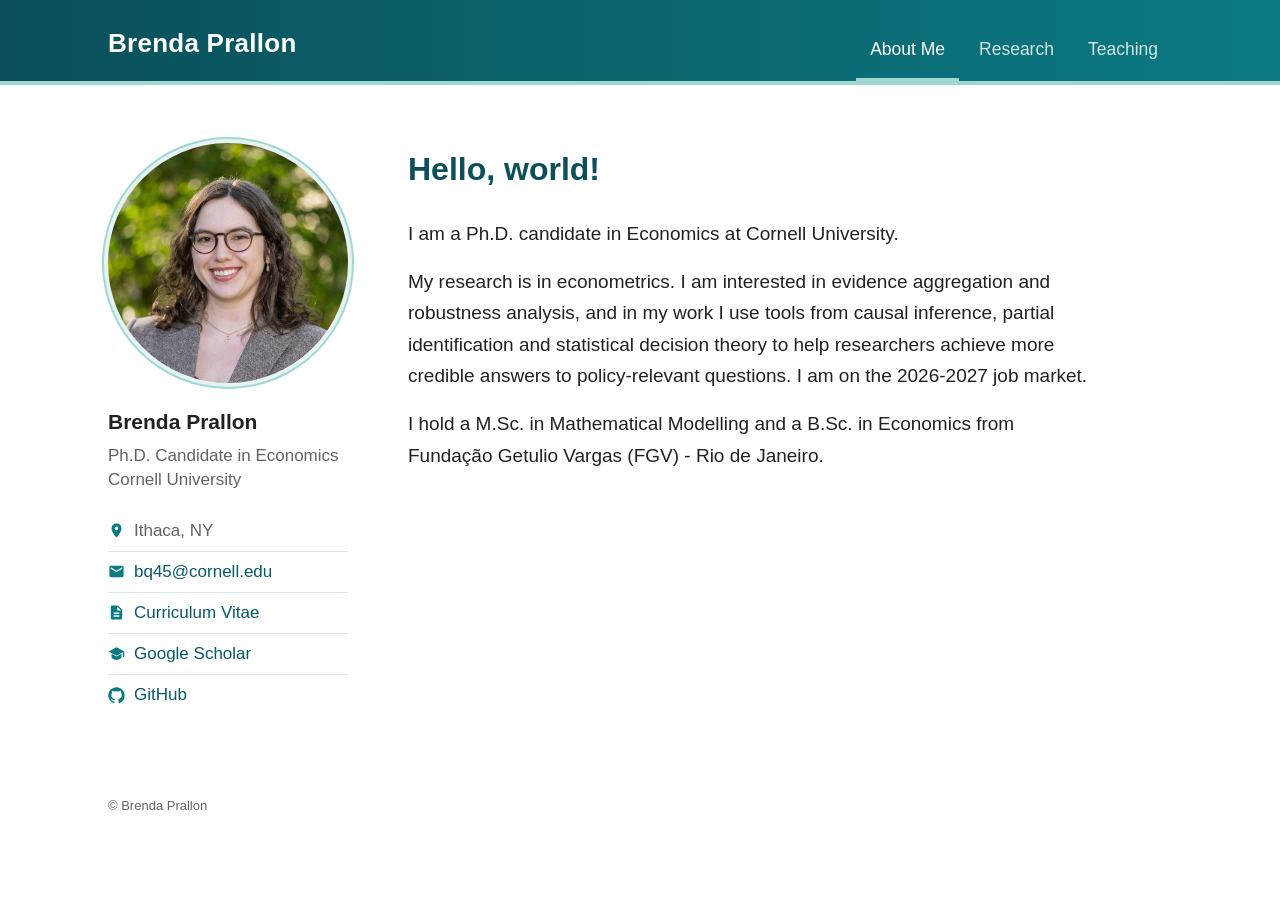
<file: index.html>
<!doctype html>
<html lang="en">
<head>
  <meta charset="utf-8">
  <meta name="viewport" content="width=device-width, initial-scale=1">
  <title>Brenda Prallon — Economics Ph.D. Candidate, Cornell University</title>
  <meta name="description" content="Brenda Prallon is a Ph.D. candidate in Economics at Cornell University working on econometrics, robustness analysis and evidence aggregation. On the 2026-2027 job market."><link rel="canonical" href="https://brendaprallon.github.io/"><meta property="og:title" content="Brenda Prallon — Economics Ph.D. Candidate, Cornell University"><meta property="og:description" content="Brenda Prallon is a Ph.D. candidate in Economics at Cornell University working on econometrics, robustness analysis and evidence aggregation. On the 2026-2027 job market."><meta property="og:url" content="https://brendaprallon.github.io/"><meta property="og:type" content="website"><meta property="og:image" content="https://brendaprallon.github.io/profilepic2026_square.jpg">
<script type="application/ld+json">
{"@context":"https://schema.org","@type":"Person","name":"Brenda Prallon","url":"https://brendaprallon.github.io/","image":"https://brendaprallon.github.io/profilepic2026_square.jpg","jobTitle":"Ph.D. Candidate in Economics","email":"mailto:bq45@cornell.edu","affiliation":{"@type":"CollegeOrUniversity","name":"Cornell University"},"alumniOf":{"@type":"CollegeOrUniversity","name":"Fundação Getulio Vargas"},"knowsAbout":["Econometrics","Robustness analysis","Causal inference","Partial identification","Statistical decision theory"],"sameAs":["https://scholar.google.com/citations?user=vYFZcgwAAAAJ","https://github.com/brendaprallon"]}
</script>
  <link rel="stylesheet" href="style.css">
</head>
<body>
<header class="site-header"><div class="header-inner">
  <a class="site-name" href="index.html">Brenda Prallon</a>
  <nav class="nav" aria-label="Primary">
    <a class="active" href="index.html">About Me</a><a href="research.html">Research</a><a href="teaching.html">Teaching</a>
  </nav>
</div></header>
<main>
  <section class="hero">
    <aside class="sidebar">
      <img class="profile-photo" src="profilepic2026_square.jpg" alt="Brenda Prallon" onerror="this.style.visibility='hidden'">
      <p class="sidebar-name">Brenda Prallon</p>
      <p class="sidebar-role">Ph.D. Candidate in Economics<br>Cornell University</p>
      <ul class="contact">
        <li>
          <svg viewBox="0 0 24 24" aria-hidden="true"><path d="M12 2a7 7 0 0 0-7 7c0 5.25 7 13 7 13s7-7.75 7-13a7 7 0 0 0-7-7zm0 9.5a2.5 2.5 0 1 1 0-5 2.5 2.5 0 0 1 0 5z"/></svg>
          <span class="label">Ithaca, NY</span>
        </li>
        <li>
          <svg viewBox="0 0 24 24" aria-hidden="true"><path d="M20 4H4a2 2 0 0 0-2 2v12a2 2 0 0 0 2 2h16a2 2 0 0 0 2-2V6a2 2 0 0 0-2-2zm0 4-8 5-8-5V6l8 5 8-5z"/></svg>
          <a href="mailto:bq45@cornell.edu">bq45@cornell.edu</a>
        </li>
        <li>
          <svg viewBox="0 0 24 24" aria-hidden="true"><path d="M14 2H6a2 2 0 0 0-2 2v16a2 2 0 0 0 2 2h12a2 2 0 0 0 2-2V8l-6-6zm-1 7V3.5L18.5 9H13zM8 12h8v2H8zm0 4h8v2H8z"/></svg>
          <a href="cv_prallon_2026.pdf">Curriculum Vitae</a>
        </li>
        <li>
          <svg viewBox="0 0 24 24" aria-hidden="true"><path d="M12 3 1 9l11 6 9-4.9V17h2V9L12 3zm-7 9.3V17c0 2.2 3.1 4 7 4s7-1.8 7-4v-4.7l-7 3.8-7-3.8z"/></svg>
          <a href="https://scholar.google.com/citations?user=vYFZcgwAAAAJ" target="_blank" rel="noopener">Google Scholar</a>
        </li>
        <li>
          <svg viewBox="0 0 24 24" aria-hidden="true"><path d="M12 .5C5.65.5.5 5.65.5 12c0 5.08 3.29 9.39 7.86 10.91.58.1.79-.25.79-.56v-2.17c-3.2.7-3.87-1.37-3.87-1.37-.52-1.33-1.28-1.68-1.28-1.68-1.04-.71.08-.7.08-.7 1.15.08 1.76 1.19 1.76 1.19 1.03 1.76 2.69 1.25 3.35.96.1-.75.4-1.26.73-1.55-2.55-.29-5.24-1.28-5.24-5.69 0-1.26.45-2.29 1.19-3.09-.12-.29-.52-1.46.11-3.05 0 0 .97-.31 3.17 1.18a11 11 0 0 1 5.78 0c2.2-1.49 3.17-1.18 3.17-1.18.63 1.59.23 2.76.11 3.05.74.8 1.19 1.83 1.19 3.09 0 4.42-2.7 5.4-5.26 5.68.41.36.78 1.06.78 2.14v3.17c0 .31.21.67.8.56A11.5 11.5 0 0 0 23.5 12C23.5 5.65 18.35.5 12 .5z"/></svg>
          <a href="https://github.com/brendaprallon" target="_blank" rel="noopener">GitHub</a>
        </li>
      </ul>
    </aside>
    <div class="hero-copy">
      <h1>Hello, world!</h1>
      <p>I am a Ph.D. candidate in Economics at Cornell University.</p>
      <p>My research is in econometrics. I am interested in evidence aggregation and robustness analysis, and in my work I use tools from causal inference, partial identification and statistical decision theory to help researchers achieve more credible answers to policy-relevant questions. I am on the 2026-2027 job market.</p>
      <p>I hold a M.Sc. in Mathematical Modelling and a B.Sc. in Economics from Fundação Getulio Vargas (FGV) - Rio de Janeiro.</p>
    </div>
  </section>
</main>
<footer class="footer">© Brenda Prallon</footer>
</body></html>
</file>
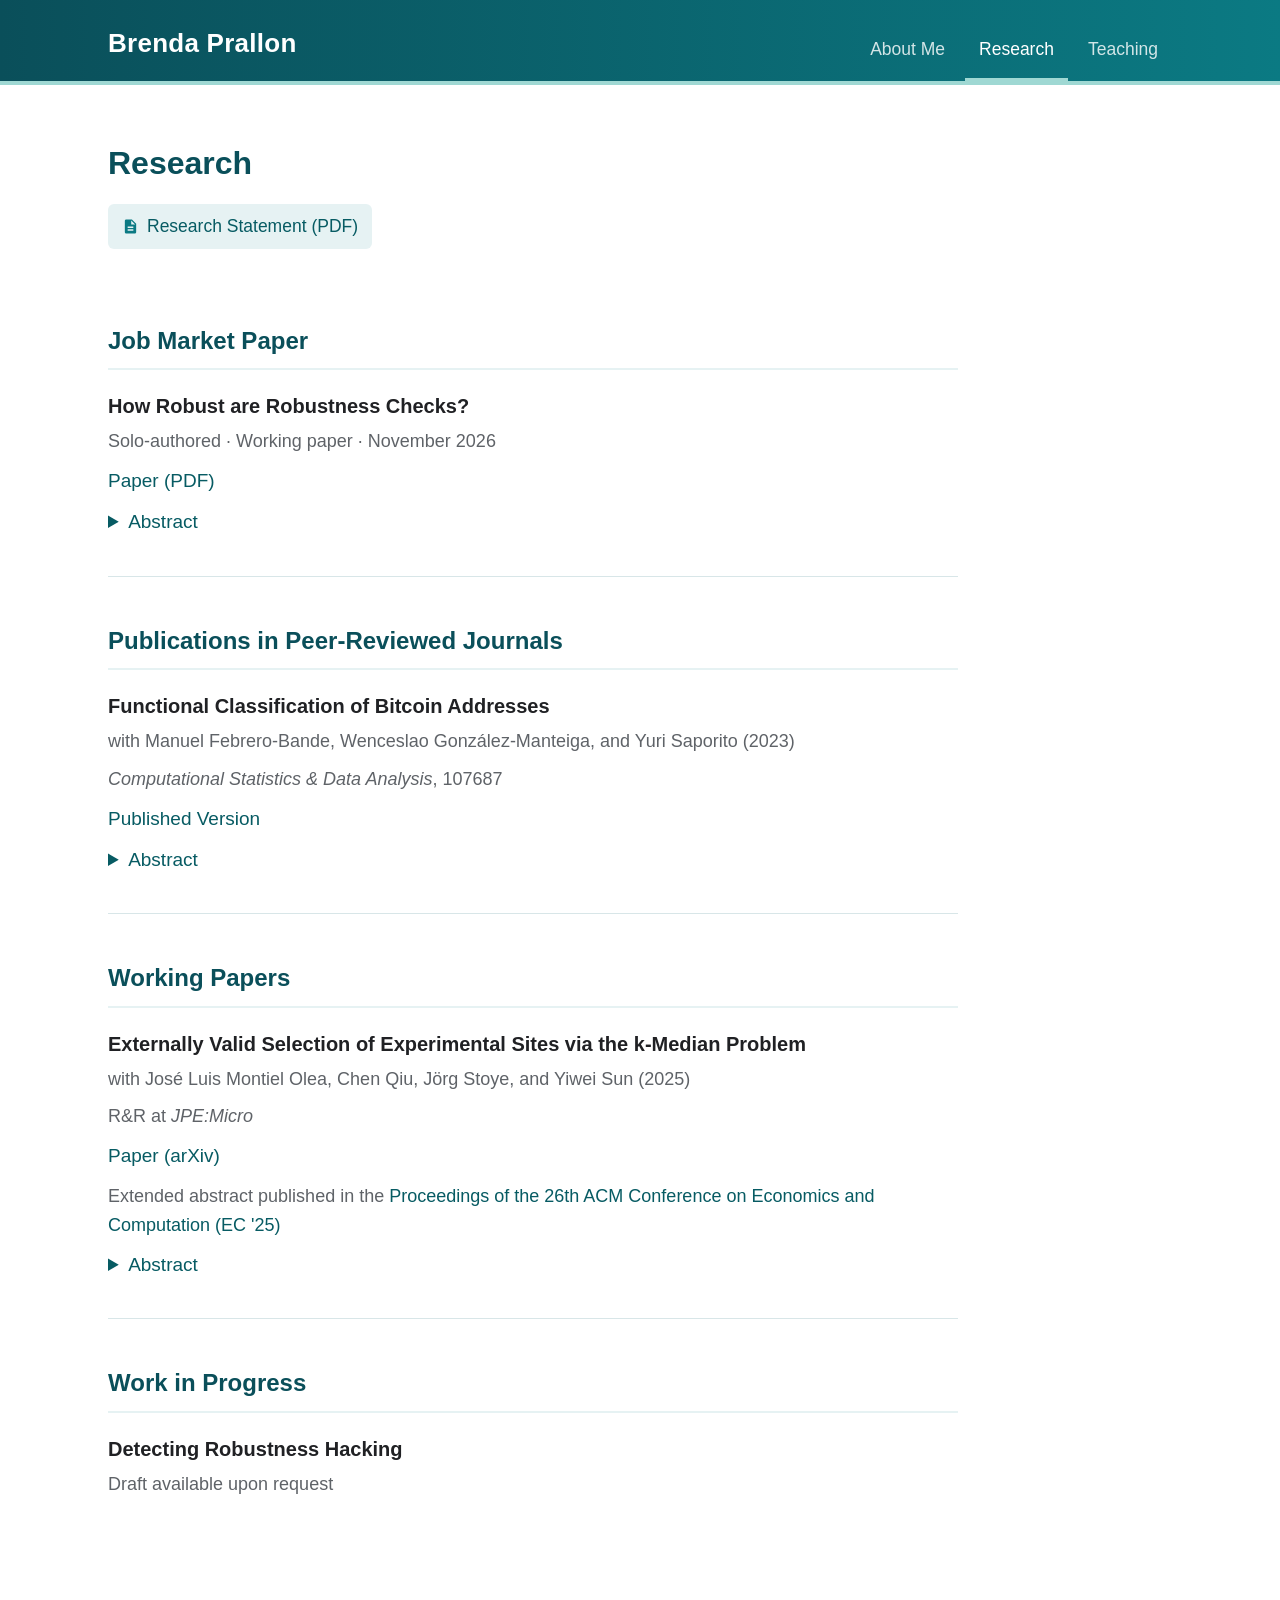
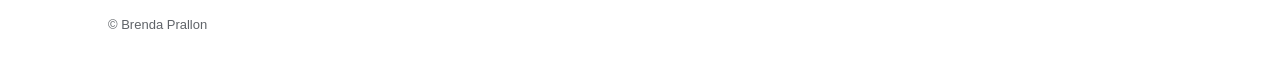
<file: research.html>
<!doctype html>
<html lang="en"><head><meta charset="utf-8"><meta name="viewport" content="width=device-width, initial-scale=1"><title>Research — Brenda Prallon, Cornell Economics</title>
  <meta name="description" content="Research by Brenda Prallon, Cornell Economics Ph.D. candidate: job market paper on robustness checks, publications and working papers in econometrics."><link rel="canonical" href="https://brendaprallon.github.io/research.html"><meta property="og:title" content="Research — Brenda Prallon, Cornell Economics"><meta property="og:description" content="Research by Brenda Prallon, Cornell Economics Ph.D. candidate: job market paper on robustness checks, publications and working papers in econometrics."><meta property="og:url" content="https://brendaprallon.github.io/research.html"><meta property="og:type" content="website"><link rel="stylesheet" href="style.css"></head>
<body>
<header class="site-header"><div class="header-inner"><a class="site-name" href="index.html">Brenda Prallon</a><nav class="nav"><a href="index.html">About Me</a><a class="active" href="research.html">Research</a><a href="teaching.html">Teaching</a></nav></div></header>
<main>
<h1>Research</h1>
<p class="statement-link"><svg viewBox="0 0 24 24" aria-hidden="true"><path d="M14 2H6a2 2 0 0 0-2 2v16a2 2 0 0 0 2 2h12a2 2 0 0 0 2-2V8l-6-6zm-1 7V3.5L18.5 9H13zM8 12h8v2H8zm0 4h8v2H8z"/></svg><a href="Prallon_ResearchStatement.pdf" target="_blank" rel="noopener">Research Statement (PDF)</a></p>
<h2>Job Market Paper</h2>
<article class="paper">
  <div class="paper-title">How Robust are Robustness Checks?</div>
  <div class="meta">Solo-authored · Working paper · November 2026</div>
  <div class="paper-links"><a href="Prallon_JMP.pdf" target="_blank" rel="noopener">Paper (PDF)</a></div>
  <details><summary>Abstract</summary><p>Robustness checks are routine in empirical work, but there is no standard statistical procedure to formally measure what one can learn from them. I propose the <i>robustness tolerance</i>: the smallest distance <i>b</i> at which the hypothesis that every robustness-check estimand lies within <i>b</i> of the main-specification estimand is not rejected. It is a lower confidence bound for the maximal discrepancy, obtained by inverting a moment-inequality test, and it accounts for the sampling uncertainty and the correlation of the estimates. I show the robustness tolerance satisfies desirable theoretical properties. An application shows that, although assessing overall robustness is context-specific, the robustness tolerance guides those judgments and improves transparency.</p></details>
</article>
<div class="divider"></div>
<h2>Publications in Peer-Reviewed Journals</h2>

<article class="paper">
  <div class="paper-title">Functional Classification of Bitcoin Addresses</div>
  <div class="meta">with Manuel Febrero-Bande, Wenceslao González-Manteiga, and Yuri Saporito (2023)</div>
  <div class="meta"><i>Computational Statistics &amp; Data Analysis</i>, 107687</div>

  <div class="paper-links">
    <a href="https://www.sciencedirect.com/science/article/pii/S0167947322002675" target="_blank">Published Version</a>
  </div>

  <details>
    <summary>Abstract</summary>
    <p>
      A classification model for predicting the main activity of bitcoin addresses based on their balances is proposed.
      Since the balances are functions of time, methods from functional data analysis are applied; more specifically,
      the features of the proposed classification model are the functional principal components of the data.
      Classifying bitcoin addresses is a relevant problem for two main reasons: to understand the composition of the
      bitcoin market, and to identify addresses used for illicit activities. Although other bitcoin classifiers have
      been proposed, they focus primarily on network analysis rather than curve behavior. The proposed approach, on
      the other hand, does not require any network information for prediction. Furthermore, functional features have
      the advantage of being straightforward to build, unlike expert-built features. Results show improvement when
      combining functional features with scalar features, and similar accuracy for the models using those features
      separately, which points to the functional model being a good alternative when domain-specific knowledge is
      not available.
    </p>
  </details>
</article>

<div class="divider"></div>

<h2>Working Papers</h2>

<article class="paper">
  <div class="paper-title">Externally Valid Selection of Experimental Sites via the k-Median Problem</div>
  <div class="meta">with José Luis Montiel Olea, Chen Qiu, Jörg Stoye, and Yiwei Sun (2025)</div>
  <div class="meta">R&amp;R at <i>JPE:Micro</i></div>

  <div class="paper-links">
    <a href="https://arxiv.org/abs/2408.09187" target="_blank" rel="noopener">Paper (arXiv)</a>
  </div>

  <div class="meta">
    Extended abstract published in the <a href="https://dl.acm.org/doi/10.1145/3736252.3742590" target="_blank" rel="noopener">Proceedings of the 26th ACM Conference on Economics and Computation (EC '25)</a>
  </div>

  <details>
    <summary>Abstract</summary>
    <p>
      We present a decision-theoretic justification for viewing the question of how to best choose where to experiment
      in order to optimize external validity as a k-median (clustering) problem, a popular problem in computer science
      and operations research. We present conditions under which minimizing the worst-case, welfare-based regret among
      all nonrandom schemes that select k sites to experiment is approximately equal—and sometimes exactly equal—to
      finding the k most central vectors of baseline site-level covariates. The k-median problem can be formulated as a
      linear integer program. Two empirical applications illustrate the theoretical and computational benefits of the
      suggested procedure.
    </p>
  </details>
</article>
<div class="divider"></div>
<h2>Work in Progress</h2>
<article class="paper"><div class="paper-title">Detecting Robustness Hacking</div><div class="meta">Draft available upon request</div></article>
</main><footer class="footer">© Brenda Prallon</footer></body></html>
</file>
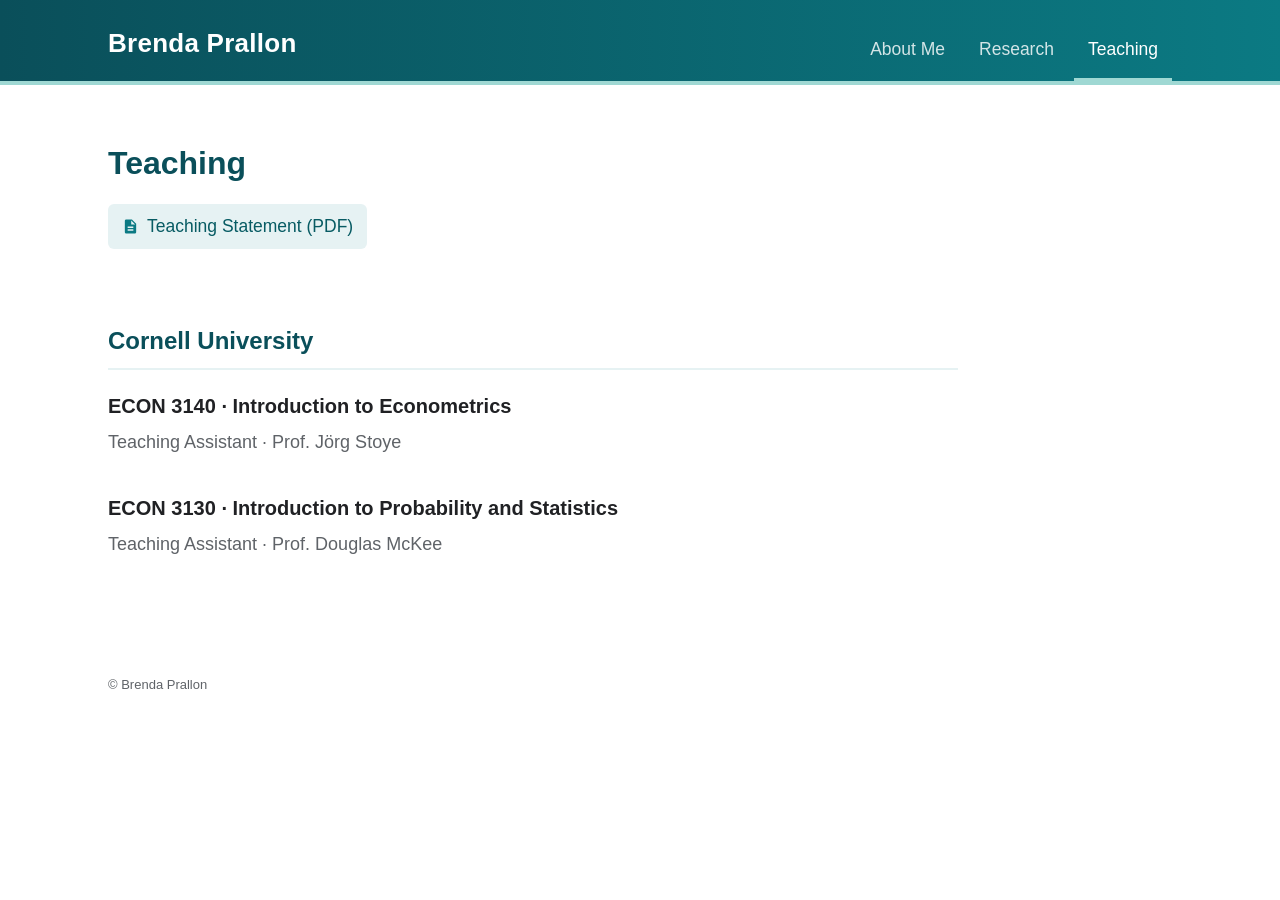
<file: teaching.html>
<!doctype html>
<html lang="en"><head><meta charset="utf-8"><meta name="viewport" content="width=device-width, initial-scale=1"><title>Teaching — Brenda Prallon, Cornell Economics</title>
  <meta name="description" content="Teaching experience of Brenda Prallon at Cornell University: econometrics, probability and statistics."><link rel="canonical" href="https://brendaprallon.github.io/teaching.html"><meta property="og:title" content="Teaching — Brenda Prallon, Cornell Economics"><meta property="og:description" content="Teaching experience of Brenda Prallon at Cornell University: econometrics, probability and statistics."><meta property="og:url" content="https://brendaprallon.github.io/teaching.html"><meta property="og:type" content="website"><link rel="stylesheet" href="style.css"></head>
<body>
<header class="site-header"><div class="header-inner"><a class="site-name" href="index.html">Brenda Prallon</a><nav class="nav"><a href="index.html">About Me</a><a href="research.html">Research</a><a class="active" href="teaching.html">Teaching</a></nav></div></header>
<main>
<h1>Teaching</h1>
<p class="statement-link"><svg viewBox="0 0 24 24" aria-hidden="true"><path d="M14 2H6a2 2 0 0 0-2 2v16a2 2 0 0 0 2 2h12a2 2 0 0 0 2-2V8l-6-6zm-1 7V3.5L18.5 9H13zM8 12h8v2H8zm0 4h8v2H8z"/></svg><a href="Prallon_TeachingStatement.pdf" target="_blank" rel="noopener">Teaching Statement (PDF)</a></p>
<h2>Cornell University</h2>
<article class="course"><h3>ECON 3140 · Introduction to Econometrics</h3><div class="meta">Teaching Assistant · Prof. Jörg Stoye</div></article>
<article class="course"><h3>ECON 3130 · Introduction to Probability and Statistics</h3><div class="meta">Teaching Assistant · Prof. Douglas McKee</div></article>
</main><footer class="footer">© Brenda Prallon</footer></body></html>
</file>
<file: style.css>
:root {
  --teal: #0b7a83;
  --teal-dark: #075b63;
  --teal-deep: #0a4f5a;
  --teal-mist: #e6f2f3;
  --seafoam: #9fd8d3;
  --ink: #202124;
  --muted: #5f6368;
  --line: #d8e6e8;
  --bg: #ffffff;
  --max: 1120px;
}
* { box-sizing: border-box; }
html { scroll-behavior: smooth; }
body { margin: 0; font-family: -apple-system, BlinkMacSystemFont, "Segoe UI", Roboto, "Helvetica Neue", Arial, sans-serif; font-size: 19px; color: var(--ink); background: var(--bg); line-height: 1.65; }
a { color: var(--teal-dark); text-decoration: none; }
a:hover { text-decoration: underline; }

/* Header: ocean band */
.site-header { background: linear-gradient(90deg, var(--teal-deep), var(--teal)); border-bottom: 4px solid var(--seafoam); }
.header-inner { max-width: var(--max); margin: 0 auto; padding: 22px 28px 0; display: flex; align-items: flex-end; justify-content: space-between; gap: 28px; }
.site-name { font-size: 26px; font-weight: 600; letter-spacing: .01em; color: #fff; white-space: nowrap; padding-bottom: 16px; }
.site-name:hover { text-decoration: none; color: var(--seafoam); }
.nav { display: flex; gap: 6px; font-size: 17.5px; }
.nav a { color: rgba(255,255,255,.82); padding: 8px 14px 14px; border-bottom: 3px solid transparent; font-weight: 500; }
.nav a:hover { color: #fff; text-decoration: none; background: rgba(255,255,255,.08); }
.nav a.active { color: #fff; border-bottom-color: var(--seafoam); }

main { max-width: var(--max); margin: 0 auto; padding: 52px 28px 80px; }

/* Home: sidebar + bio */
.hero { display: grid; grid-template-columns: 240px 1fr; gap: 60px; align-items: start; }
.sidebar { position: sticky; top: 24px; }
.profile-photo { width: 240px; aspect-ratio: 1; object-fit: cover; border-radius: 50%; background: var(--teal-mist); box-shadow: 0 0 0 4px var(--teal-mist), 0 0 0 6px var(--seafoam); margin: 6px 0 22px; display: block; }
.sidebar-name { font-size: 21px; font-weight: 600; margin: 0 0 4px; }
.sidebar-role { color: var(--muted); font-size: 17px; margin: 0 0 18px; line-height: 1.45; }
.contact { list-style: none; padding: 0; margin: 0; font-size: 17px; }
.contact li { display: flex; align-items: center; gap: 9px; padding: 6px 0; border-top: 1px solid var(--line); }
.contact li:first-child { border-top: 0; }
.contact svg { width: 17px; height: 17px; flex: none; fill: var(--teal); }
.contact a { color: var(--teal-dark); font-weight: 500; }
.contact span.label { color: var(--muted); }

.hero-copy { max-width: 680px; padding-top: 6px; }
h1 { margin: 0 0 22px; font-size: 32px; font-weight: 600; color: var(--teal-deep); }
h2 { margin: 44px 0 20px; font-size: 24px; font-weight: 600; color: var(--teal-deep); padding-bottom: 8px; border-bottom: 2px solid var(--teal-mist); max-width: 850px; }
h3 { margin: 0 0 5px; font-size: 20px; font-weight: 600; }
p { margin: 0 0 17px; }

.statement-link { display: inline-flex; align-items: center; gap: 8px; margin: -8px 0 28px; padding: 8px 14px; background: var(--teal-mist); border-radius: 6px; font-size: 17.5px; font-weight: 500; }
.statement-link svg { width: 17px; height: 17px; fill: var(--teal); }
.statement-link a { color: var(--teal-dark); }
.section-intro { max-width: 760px; margin-bottom: 42px; color: var(--muted); }
.paper, .course { max-width: 850px; margin-bottom: 34px; }
.paper-title { font-size: 20px; font-weight: 600; }
.meta { color: var(--muted); margin: 4px 0 8px; font-size: 18px; }
.paper-links { margin: 7px 0 10px; }
.paper-links a { font-weight: 500; }
.paper-links a + a::before { content: " · "; color: var(--muted); }
details { margin-top: 8px; }
summary { color: var(--teal-dark); cursor: pointer; font-weight: 500; }
details p { margin-top: 10px; max-width: 820px; }
.divider { height: 1px; background: var(--line); margin: 38px 0; max-width: 850px; }
.footer { max-width: var(--max); margin: 0 auto; padding: 0 28px 40px; color: var(--muted); font-size: 13px; }

@media (max-width: 720px) {
  .header-inner { align-items: flex-start; flex-direction: column; gap: 4px; }
  .site-name { padding-bottom: 6px; }
  .nav { gap: 2px; flex-wrap: wrap; }
  .nav a { padding: 6px 10px 12px; }
  main { padding-top: 36px; }
  .hero { grid-template-columns: 1fr; gap: 32px; }
  .sidebar { position: static; }
  .profile-photo { width: 200px; }
}
</file>
